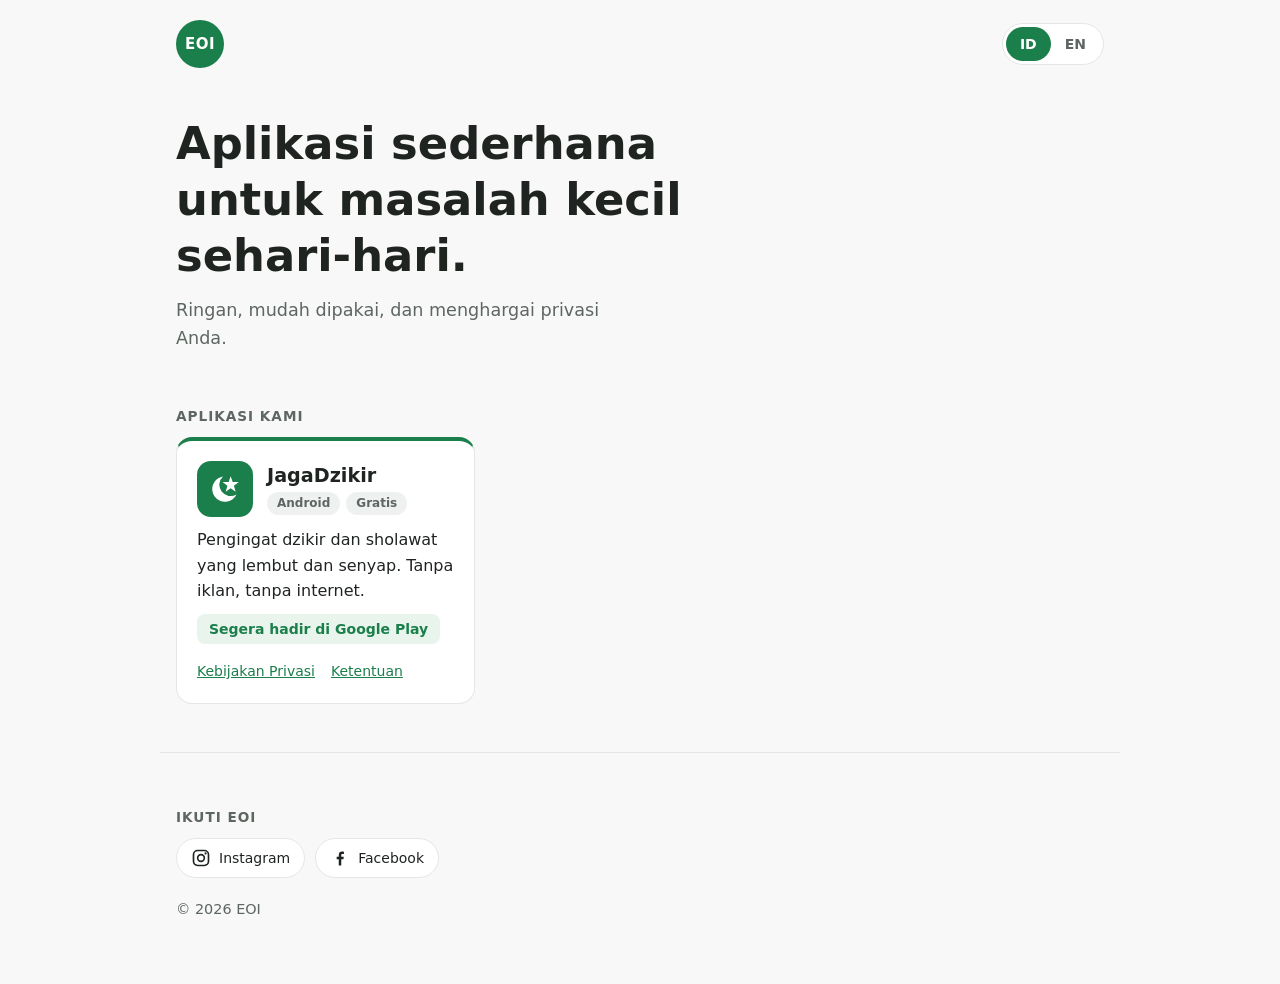
<file: index.html>
<!doctype html>
<html lang="id" data-lang="id">
<head>
<meta charset="utf-8">
<meta name="viewport" content="width=device-width, initial-scale=1">
<title>EOI: aplikasi sederhana untuk keseharian</title>
<meta name="description" content="EOI membuat aplikasi sederhana untuk masalah kecil sehari-hari.">
<link rel="icon" href="data:image/svg+xml,%3Csvg xmlns='http://www.w3.org/2000/svg' viewBox='0 0 32 32'%3E%3Ccircle cx='16' cy='16' r='16' fill='%231B7F4B'/%3E%3Ctext x='16' y='21' font-family='Arial' font-weight='700' font-size='12' fill='white' text-anchor='middle'%3EEOI%3C/text%3E%3C/svg%3E">
<link rel="stylesheet" href="style.css">
<script>
  // Show the saved language (or Indonesian) before the page draws, so it never flickers.
  try { var l = localStorage.getItem("eoi-lang"); if (l === "en" || l === "id") { document.documentElement.dataset.lang = l; document.documentElement.lang = l; } } catch (e) {}
</script>
</head>
<body>
<header class="top">
  <a class="brand" href="./" aria-label="EOI">
    <span class="logo">EOI</span>
  </a>
  <div class="lang" role="group" aria-label="Bahasa / Language">
    <button type="button" data-set-lang="id">ID</button>
    <button type="button" data-set-lang="en">EN</button>
  </div>
</header>

<main>
  <section class="hero">
    <h1>
      <span lang="id">Aplikasi sederhana untuk masalah kecil sehari-hari.</span>
      <span lang="en">Simple apps for small, everyday problems.</span>
    </h1>
    <p class="lead">
      <span lang="id">Ringan, mudah dipakai, dan menghargai privasi Anda.</span>
      <span lang="en">Light, easy to use, and respectful of your privacy.</span>
    </p>
  </section>

  <section aria-labelledby="apps-title">
    <h2 id="apps-title" class="section-title">
      <span lang="id">Aplikasi kami</span>
      <span lang="en">Our apps</span>
    </h2>

    <div class="apps">
      <!-- One <article class="app"> per app. Copy this block to add a new app. -->
      <article class="app" style="--app: #1B7F4B; --app-soft: #E8F4EC;">
        <div class="app-head">
          <div class="app-icon" aria-hidden="true">
            <svg viewBox="0 0 24 24"><path fill="#fff" d="M10.584,3.112 A9,9 0 1,0 20.136,15.848 A8,8 0 0,1 10.584,3.112 Z"/><path fill="#fff" d="M16,3 L17.411,7.058 L21.706,7.146 L18.283,9.742 L19.527,13.854 L16,11.4 L12.473,13.854 L13.717,9.742 L10.294,7.146 L14.589,7.058 Z"/></svg>
          </div>
          <div>
            <h3>JagaDzikir</h3>
            <p class="tags"><span>Android</span><span lang="id">Gratis</span><span lang="en">Free</span></p>
          </div>
        </div>
        <p>
          <span lang="id">Pengingat dzikir dan sholawat yang lembut dan senyap. Tanpa iklan, tanpa internet.</span>
          <span lang="en">Gentle, silent reminders for dzikir and sholawat. No ads, no internet needed.</span>
        </p>
        <p class="status">
          <span lang="id">Segera hadir di Google Play</span>
          <span lang="en">Coming soon to Google Play</span>
        </p>
        <p class="app-links">
          <a href="jagadzikir/privasi.html"><span lang="id">Kebijakan Privasi</span><span lang="en">Privacy Policy</span></a>
          <a href="jagadzikir/ketentuan.html"><span lang="id">Ketentuan</span><span lang="en">Terms</span></a>
        </p>
      </article>
    </div>
  </section>
</main>

<footer class="bottom">
  <h2 class="section-title">
    <span lang="id">Ikuti EOI</span>
    <span lang="en">Follow EOI</span>
  </h2>
  <nav class="socials" aria-label="Media sosial / Social media">
    <a href="https://www.instagram.com/eoi.uido/" aria-label="Instagram" target="_blank" rel="noopener">
      <svg viewBox="0 0 24 24" aria-hidden="true"><rect x="3" y="3" width="18" height="18" rx="5" fill="none" stroke="currentColor" stroke-width="2"/><circle cx="12" cy="12" r="4" fill="none" stroke="currentColor" stroke-width="2"/><circle cx="17.5" cy="6.5" r="1.3" fill="currentColor"/></svg>
      <span>Instagram</span>
    </a>
    <a href="https://www.facebook.com/profile.php?id=61594944316459" aria-label="Facebook" target="_blank" rel="noopener">
      <svg viewBox="0 0 24 24" aria-hidden="true"><path fill="currentColor" d="M13.5 21v-7.5h2.6l.4-3h-3V8.6c0-.9.3-1.5 1.6-1.5h1.6V4.4c-.3 0-1.2-.1-2.3-.1-2.3 0-3.9 1.4-3.9 4v2.2H8v3h2.5V21h3z"/></svg>
      <span>Facebook</span>
    </a>
  </nav>
  <p class="meta">© 2026 EOI</p>
</footer>

<script>
  // ID / EN switch. The choice is remembered on this device only.
  (function () {
    var root = document.documentElement;
    function setLang(l) {
      root.dataset.lang = l;
      root.lang = l;
      document.querySelectorAll("[data-set-lang]").forEach(function (b) {
        b.setAttribute("aria-pressed", String(b.dataset.setLang === l));
      });
      try { localStorage.setItem("eoi-lang", l); } catch (e) {}
    }
    document.querySelectorAll("[data-set-lang]").forEach(function (b) {
      b.addEventListener("click", function () { setLang(b.dataset.setLang); });
    });
    setLang(root.dataset.lang || "id");
  })();
</script>
</body>
</html>
</file>
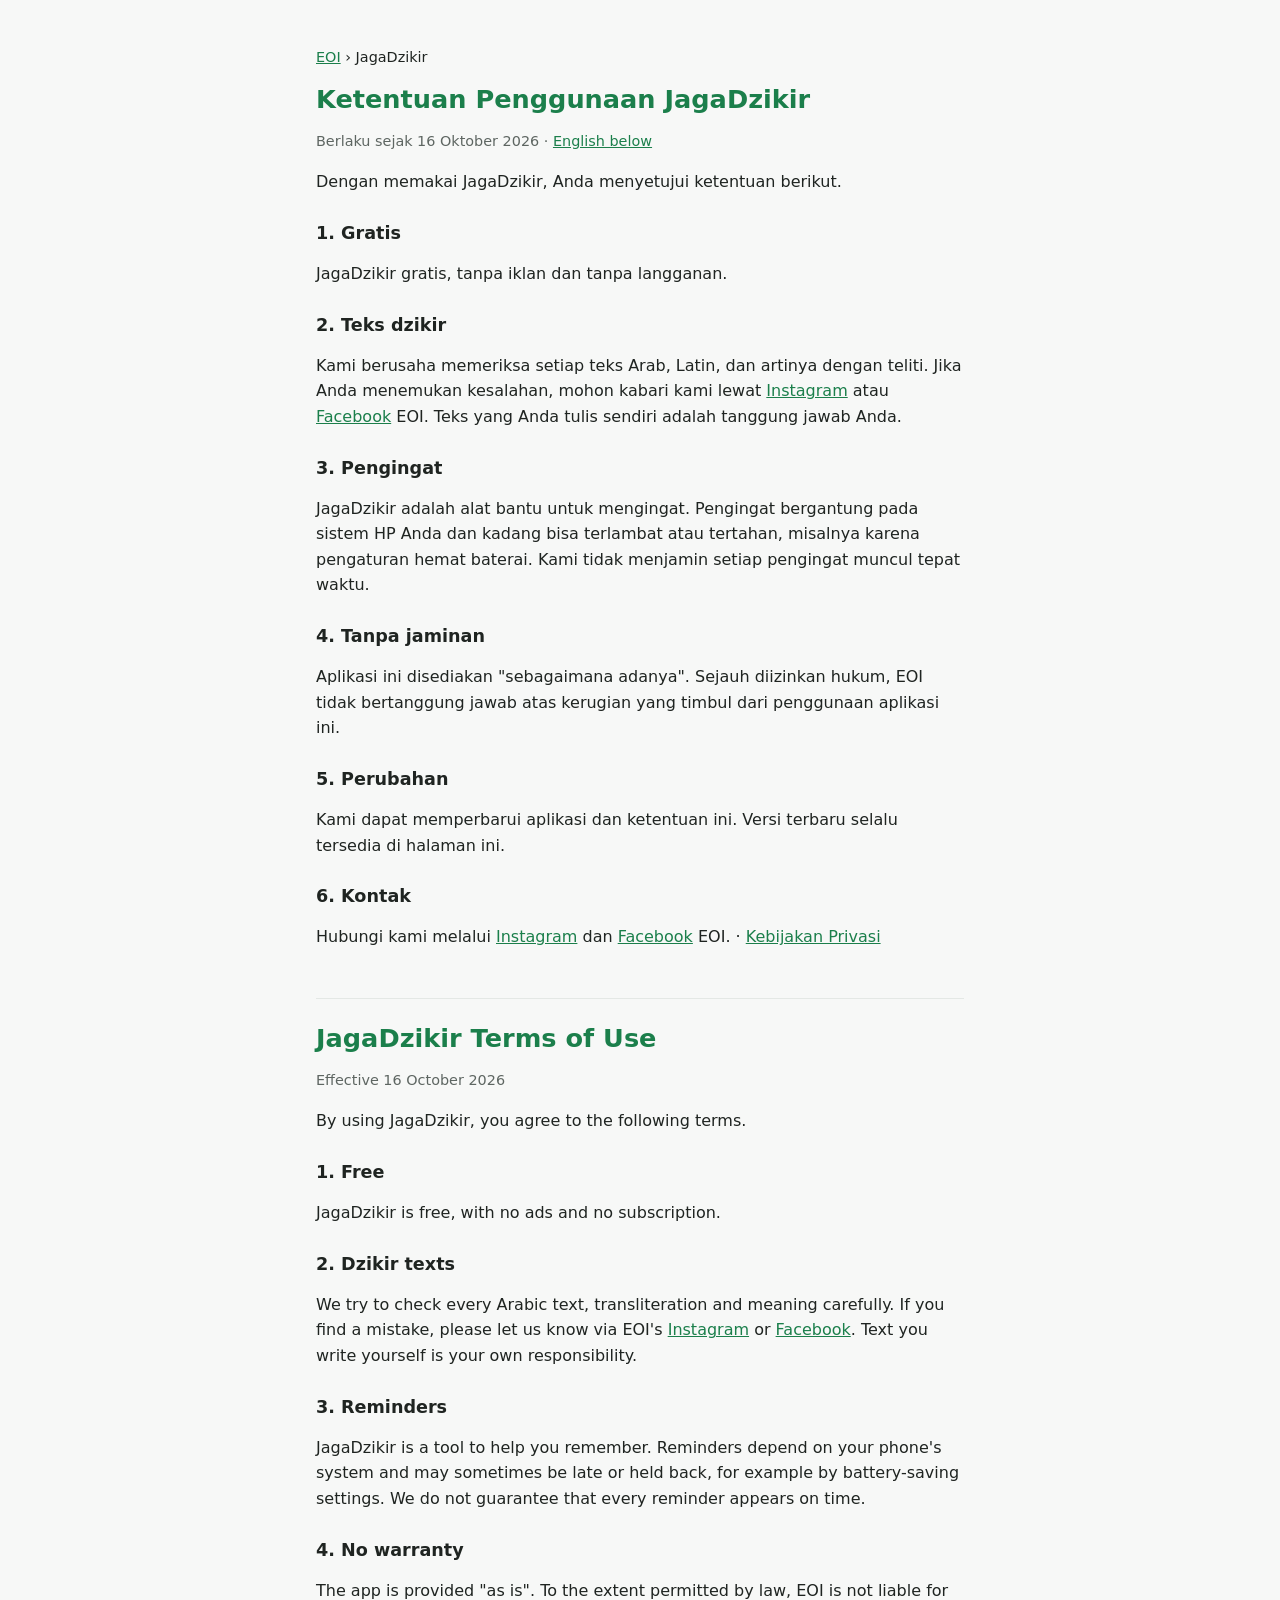
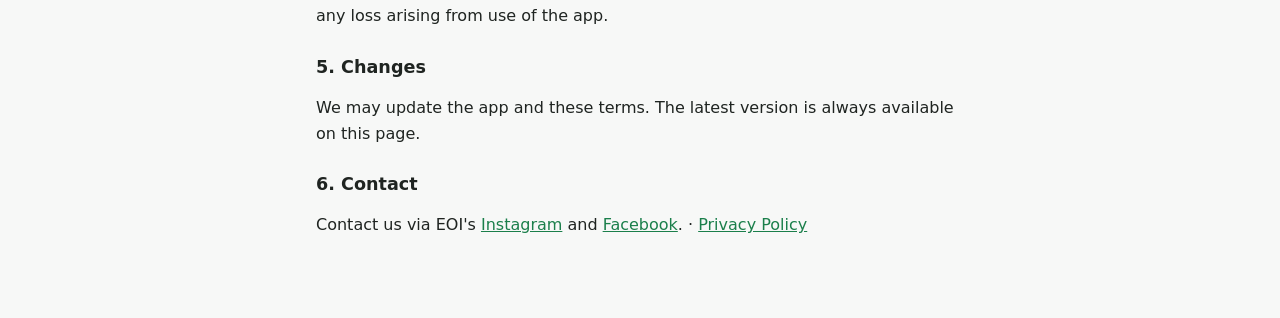
<file: jagadzikir/ketentuan.html>
<!doctype html>
<html lang="id">
<head>
<meta charset="utf-8">
<meta name="viewport" content="width=device-width, initial-scale=1">
<title>JagaDzikir: Ketentuan Penggunaan / Terms of Use</title>
<link rel="stylesheet" href="../style.css">
</head>
<body>
<main class="doc">
<p class="back"><a href="../">EOI</a> › JagaDzikir</p>

<h1>Ketentuan Penggunaan JagaDzikir</h1>
<p class="meta">Berlaku sejak 16 Oktober 2026 · <a href="#en">English below</a></p>

<p>Dengan memakai JagaDzikir, Anda menyetujui ketentuan berikut.</p>

<h2>1. Gratis</h2>
<p>JagaDzikir gratis, tanpa iklan dan tanpa langganan.</p>

<h2>2. Teks dzikir</h2>
<p>Kami berusaha memeriksa setiap teks Arab, Latin, dan artinya dengan teliti. Jika Anda menemukan kesalahan, mohon kabari kami lewat <a href="https://www.instagram.com/eoi.uido/">Instagram</a> atau <a href="https://www.facebook.com/profile.php?id=61594944316459">Facebook</a> EOI. Teks yang Anda tulis sendiri adalah tanggung jawab Anda.</p>

<h2>3. Pengingat</h2>
<p>JagaDzikir adalah alat bantu untuk mengingat. Pengingat bergantung pada sistem HP Anda dan kadang bisa terlambat atau tertahan, misalnya karena pengaturan hemat baterai. Kami tidak menjamin setiap pengingat muncul tepat waktu.</p>

<h2>4. Tanpa jaminan</h2>
<p>Aplikasi ini disediakan "sebagaimana adanya". Sejauh diizinkan hukum, EOI tidak bertanggung jawab atas kerugian yang timbul dari penggunaan aplikasi ini.</p>

<h2>5. Perubahan</h2>
<p>Kami dapat memperbarui aplikasi dan ketentuan ini. Versi terbaru selalu tersedia di halaman ini.</p>

<h2>6. Kontak</h2>
<p>Hubungi kami melalui <a href="https://www.instagram.com/eoi.uido/">Instagram</a> dan <a href="https://www.facebook.com/profile.php?id=61594944316459">Facebook</a> EOI. · <a href="privasi.html">Kebijakan Privasi</a></p>

<hr>

<h1 id="en">JagaDzikir Terms of Use</h1>
<p class="meta">Effective 16 October 2026</p>

<p>By using JagaDzikir, you agree to the following terms.</p>

<h2>1. Free</h2>
<p>JagaDzikir is free, with no ads and no subscription.</p>

<h2>2. Dzikir texts</h2>
<p>We try to check every Arabic text, transliteration and meaning carefully. If you find a mistake, please let us know via EOI's <a href="https://www.instagram.com/eoi.uido/">Instagram</a> or <a href="https://www.facebook.com/profile.php?id=61594944316459">Facebook</a>. Text you write yourself is your own responsibility.</p>

<h2>3. Reminders</h2>
<p>JagaDzikir is a tool to help you remember. Reminders depend on your phone's system and may sometimes be late or held back, for example by battery-saving settings. We do not guarantee that every reminder appears on time.</p>

<h2>4. No warranty</h2>
<p>The app is provided "as is". To the extent permitted by law, EOI is not liable for any loss arising from use of the app.</p>

<h2>5. Changes</h2>
<p>We may update the app and these terms. The latest version is always available on this page.</p>

<h2>6. Contact</h2>
<p>Contact us via EOI's <a href="https://www.instagram.com/eoi.uido/">Instagram</a> and <a href="https://www.facebook.com/profile.php?id=61594944316459">Facebook</a>. · <a href="privasi.html#en">Privacy Policy</a></p>
</main>
</body>
</html>
</file>
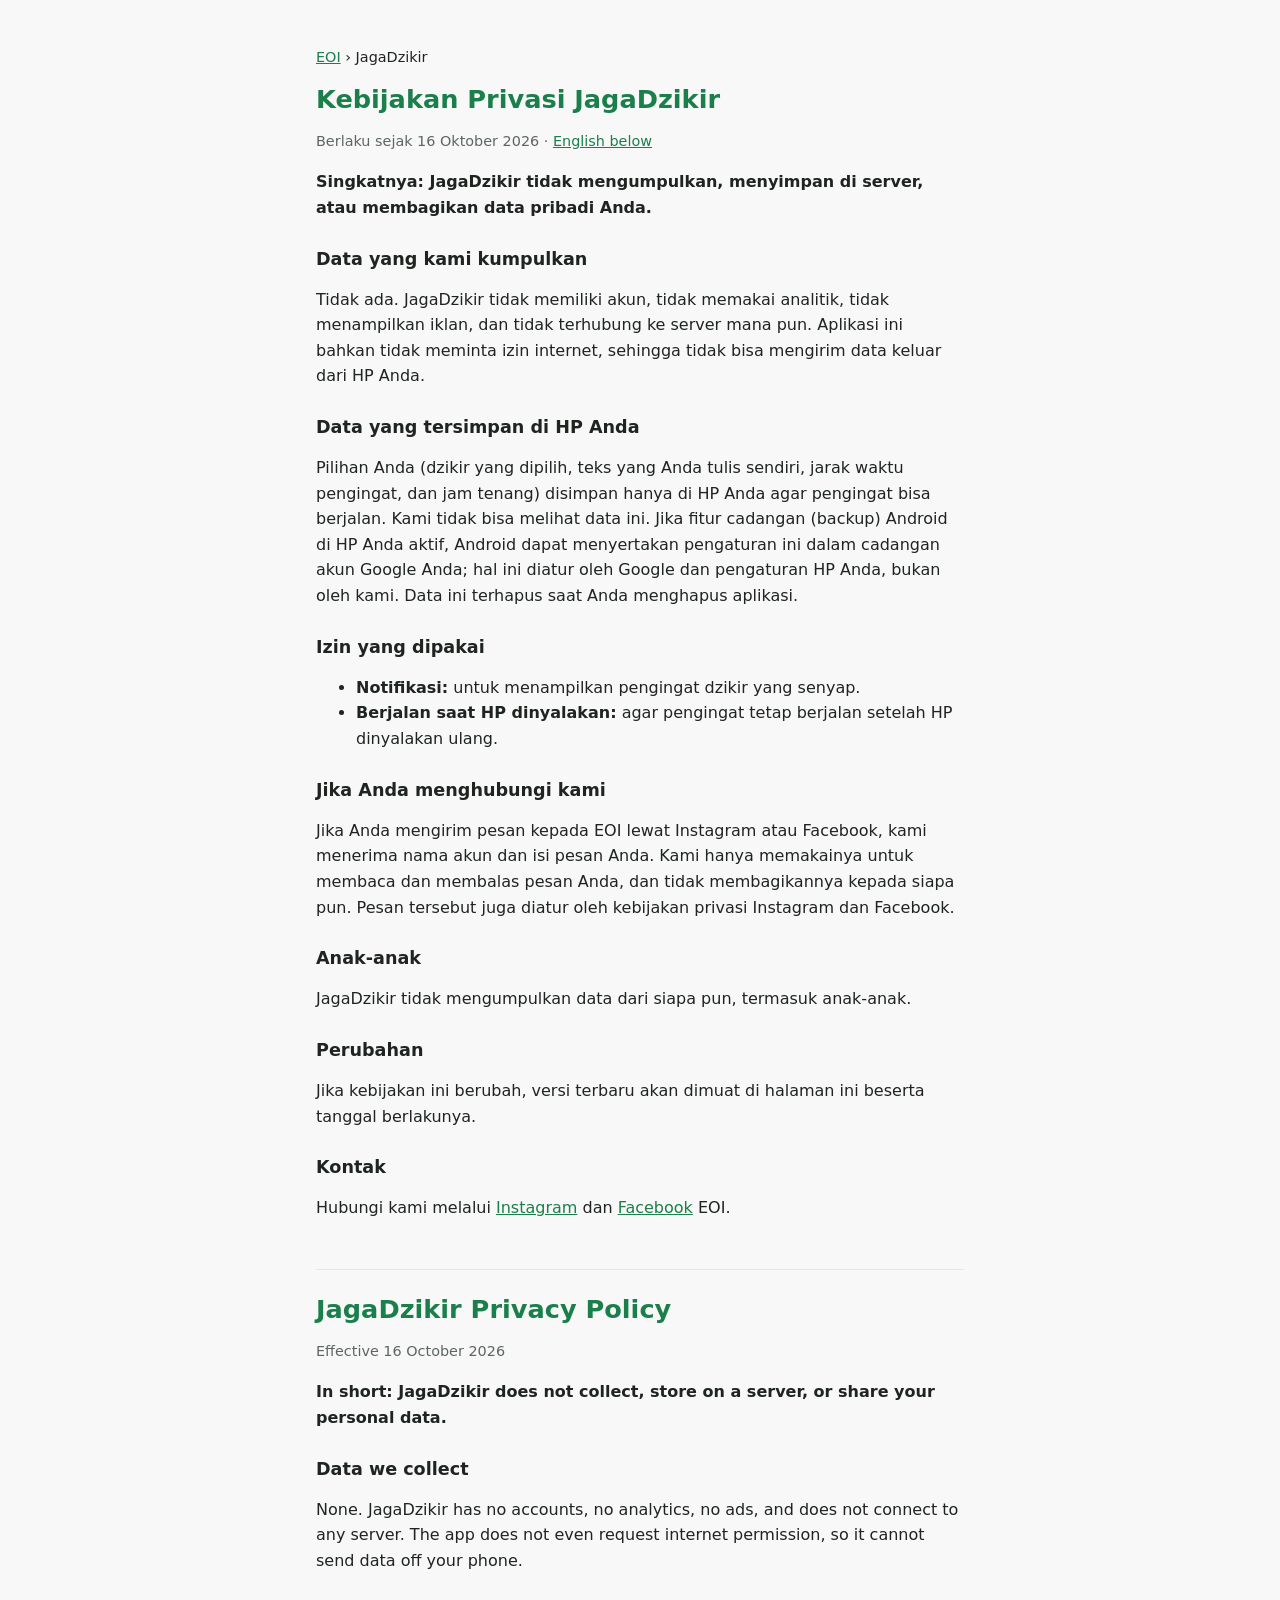
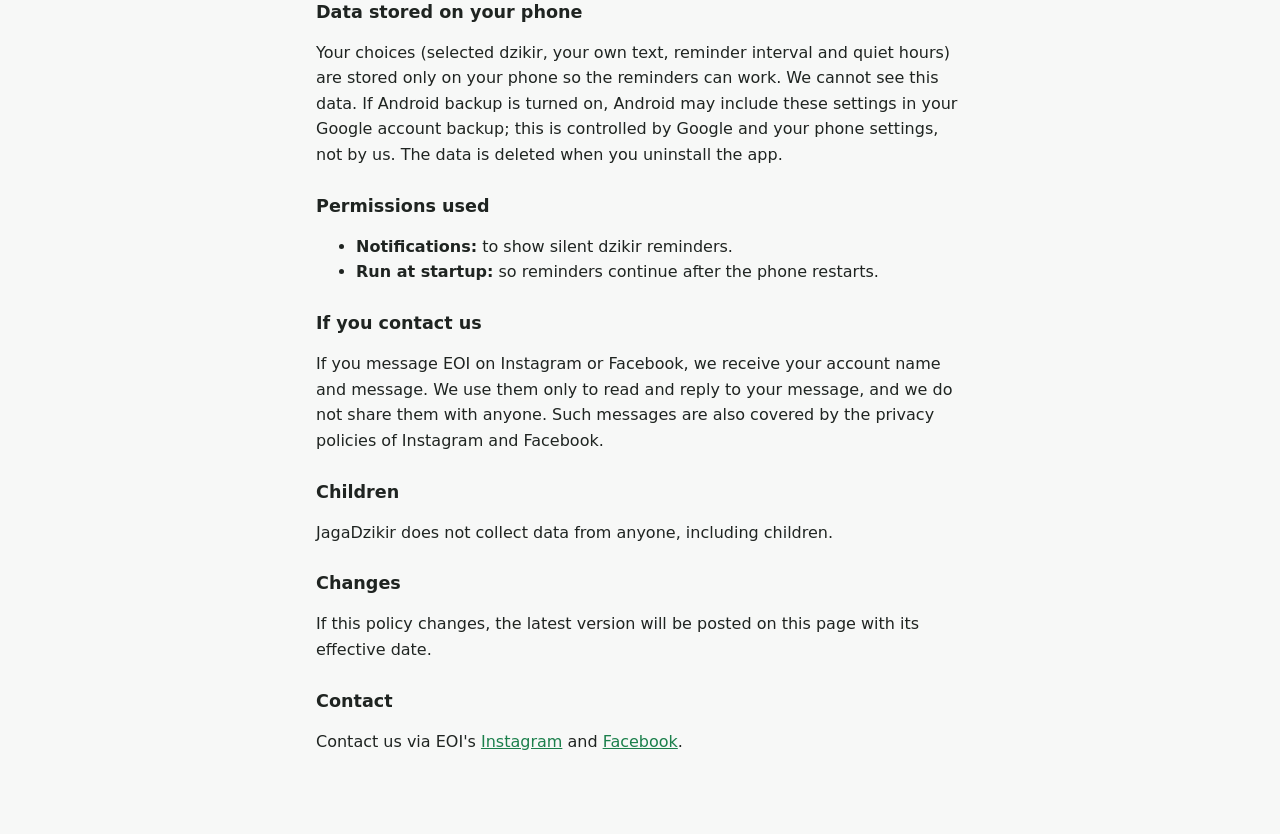
<file: jagadzikir/privasi.html>
<!doctype html>
<html lang="id">
<head>
<meta charset="utf-8">
<meta name="viewport" content="width=device-width, initial-scale=1">
<title>JagaDzikir: Kebijakan Privasi / Privacy Policy</title>
<link rel="stylesheet" href="../style.css">
</head>
<body>
<main class="doc">
<p class="back"><a href="../">EOI</a> › JagaDzikir</p>

<h1>Kebijakan Privasi JagaDzikir</h1>
<p class="meta">Berlaku sejak 16 Oktober 2026 · <a href="#en">English below</a></p>

<p><strong>Singkatnya: JagaDzikir tidak mengumpulkan, menyimpan di server, atau membagikan data pribadi Anda.</strong></p>

<h2>Data yang kami kumpulkan</h2>
<p>Tidak ada. JagaDzikir tidak memiliki akun, tidak memakai analitik, tidak menampilkan iklan, dan tidak terhubung ke server mana pun. Aplikasi ini bahkan tidak meminta izin internet, sehingga tidak bisa mengirim data keluar dari HP Anda.</p>

<h2>Data yang tersimpan di HP Anda</h2>
<p>Pilihan Anda (dzikir yang dipilih, teks yang Anda tulis sendiri, jarak waktu pengingat, dan jam tenang) disimpan hanya di HP Anda agar pengingat bisa berjalan. Kami tidak bisa melihat data ini. Jika fitur cadangan (backup) Android di HP Anda aktif, Android dapat menyertakan pengaturan ini dalam cadangan akun Google Anda; hal ini diatur oleh Google dan pengaturan HP Anda, bukan oleh kami. Data ini terhapus saat Anda menghapus aplikasi.</p>

<h2>Izin yang dipakai</h2>
<ul>
<li><strong>Notifikasi:</strong> untuk menampilkan pengingat dzikir yang senyap.</li>
<li><strong>Berjalan saat HP dinyalakan:</strong> agar pengingat tetap berjalan setelah HP dinyalakan ulang.</li>
</ul>

<h2>Jika Anda menghubungi kami</h2>
<p>Jika Anda mengirim pesan kepada EOI lewat Instagram atau Facebook, kami menerima nama akun dan isi pesan Anda. Kami hanya memakainya untuk membaca dan membalas pesan Anda, dan tidak membagikannya kepada siapa pun. Pesan tersebut juga diatur oleh kebijakan privasi Instagram dan Facebook.</p>

<h2>Anak-anak</h2>
<p>JagaDzikir tidak mengumpulkan data dari siapa pun, termasuk anak-anak.</p>

<h2>Perubahan</h2>
<p>Jika kebijakan ini berubah, versi terbaru akan dimuat di halaman ini beserta tanggal berlakunya.</p>

<h2>Kontak</h2>
<p>Hubungi kami melalui <a href="https://www.instagram.com/eoi.uido/">Instagram</a> dan <a href="https://www.facebook.com/profile.php?id=61594944316459">Facebook</a> EOI.</p>

<hr>

<h1 id="en">JagaDzikir Privacy Policy</h1>
<p class="meta">Effective 16 October 2026</p>

<p><strong>In short: JagaDzikir does not collect, store on a server, or share your personal data.</strong></p>

<h2>Data we collect</h2>
<p>None. JagaDzikir has no accounts, no analytics, no ads, and does not connect to any server. The app does not even request internet permission, so it cannot send data off your phone.</p>

<h2>Data stored on your phone</h2>
<p>Your choices (selected dzikir, your own text, reminder interval and quiet hours) are stored only on your phone so the reminders can work. We cannot see this data. If Android backup is turned on, Android may include these settings in your Google account backup; this is controlled by Google and your phone settings, not by us. The data is deleted when you uninstall the app.</p>

<h2>Permissions used</h2>
<ul>
<li><strong>Notifications:</strong> to show silent dzikir reminders.</li>
<li><strong>Run at startup:</strong> so reminders continue after the phone restarts.</li>
</ul>

<h2>If you contact us</h2>
<p>If you message EOI on Instagram or Facebook, we receive your account name and message. We use them only to read and reply to your message, and we do not share them with anyone. Such messages are also covered by the privacy policies of Instagram and Facebook.</p>

<h2>Children</h2>
<p>JagaDzikir does not collect data from anyone, including children.</p>

<h2>Changes</h2>
<p>If this policy changes, the latest version will be posted on this page with its effective date.</p>

<h2>Contact</h2>
<p>Contact us via EOI's <a href="https://www.instagram.com/eoi.uido/">Instagram</a> and <a href="https://www.facebook.com/profile.php?id=61594944316459">Facebook</a>.</p>
</main>
</body>
</html>
</file>
<file: style.css>
:root {
  --green: #1B7F4B;
  --text: #1F2421;
  --soft: #5E6662;
  --bg: #F7F8F7;
  --card: #FFFFFF;
  --line: #E4E8E5;
  --chip: #EEF1EF;
}
@media (prefers-color-scheme: dark) {
  :root {
    --green: #5CC08A;
    --text: #E8ECEA;
    --soft: #A3ABA7;
    --bg: #121514;
    --card: #1A1E1C;
    --line: #2A302D;
    --chip: #232826;
  }
}

* { box-sizing: border-box; }
body { margin: 0; background: var(--bg); color: var(--text); font: 16px/1.6 system-ui, -apple-system, "Segoe UI", Roboto, sans-serif; }
a { color: var(--green); }
h1, h2, h3 { line-height: 1.25; }

/* Language switch: only the active language is shown. */
html[data-lang="id"] [lang="en"]:not(html),
html[data-lang="en"] [lang="id"]:not(html) { display: none; }

/* Header */
.top, main, .bottom { max-width: 960px; margin: 0 auto; padding-left: 16px; padding-right: 16px; }
.top { display: flex; align-items: center; justify-content: space-between; padding-top: 20px; padding-bottom: 8px; }
.brand { text-decoration: none; }
.logo { display: inline-flex; align-items: center; justify-content: center; width: 48px; height: 48px; border-radius: 50%; background: #1B7F4B; color: #fff; font-weight: 700; font-size: 15px; letter-spacing: 0.5px; }
.lang { display: inline-flex; border: 1px solid var(--line); border-radius: 999px; padding: 3px; background: var(--card); }
.lang button { border: 0; background: transparent; color: var(--soft); font: inherit; font-size: 14px; font-weight: 600; padding: 6px 14px; border-radius: 999px; cursor: pointer; }
.lang button[aria-pressed="true"] { background: #1B7F4B; color: #fff; }

/* Hero */
.hero { padding: 40px 0 24px; }
.hero h1 { font-size: clamp(1.8rem, 5vw, 2.8rem); margin: 0 0 12px; max-width: 18ch; }
.lead { color: var(--soft); font-size: 1.1rem; margin: 0; max-width: 40ch; }

.section-title { font-size: 0.85rem; text-transform: uppercase; letter-spacing: 1px; color: var(--soft); margin: 32px 0 12px; }

/* App cards */
.apps { display: grid; grid-template-columns: repeat(auto-fill, minmax(280px, 1fr)); gap: 16px; }
.app { background: var(--card); border: 1px solid var(--line); border-top: 4px solid var(--app); border-radius: 16px; padding: 20px; display: flex; flex-direction: column; gap: 10px; }
.app p { margin: 0; }
.app-head { display: flex; gap: 14px; align-items: center; }
.app-icon { width: 56px; height: 56px; border-radius: 14px; background: var(--app); display: flex; align-items: center; justify-content: center; flex: none; }
.app-icon svg { width: 34px; height: 34px; }
.app h3 { margin: 0 0 4px; font-size: 1.2rem; }
.tags { display: flex; flex-wrap: wrap; gap: 6px; }
.tags span { font-size: 12px; font-weight: 600; color: var(--soft); background: var(--chip); padding: 2px 10px; border-radius: 999px; }
.status { font-size: 14px; font-weight: 600; color: var(--app); background: var(--app-soft); align-self: flex-start; padding: 4px 12px; border-radius: 8px; }
@media (prefers-color-scheme: dark) { .status { background: var(--chip); } }
.app-links { display: flex; flex-wrap: wrap; gap: 4px 16px; font-size: 14px; margin-top: auto !important; padding-top: 6px; }

/* Footer */
.bottom { padding-top: 24px; padding-bottom: 48px; border-top: 1px solid var(--line); margin-top: 48px; }
.socials { display: flex; flex-wrap: wrap; gap: 10px; }
.socials a { display: inline-flex; align-items: center; gap: 8px; text-decoration: none; color: var(--text); background: var(--card); border: 1px solid var(--line); border-radius: 999px; padding: 8px 14px; font-size: 14px; }
.socials a:hover { border-color: var(--green); }
.socials svg { width: 20px; height: 20px; flex: none; }
.bottom .meta { margin-top: 20px; }

/* Shared with the policy pages */
.meta { color: var(--soft); font-size: 0.9rem; }
.back { font-size: 0.9rem; }
main > h1 { color: var(--green); font-size: 1.6rem; margin: 0.5em 0 0.2em; }
main > h2 { font-size: 1.1rem; margin: 1.6em 0 0.3em; }
main > hr { border: 0; border-top: 1px solid var(--line); margin: 48px 0 24px; }
main.doc { max-width: 680px; padding-top: 32px; padding-bottom: 64px; }
</file>
